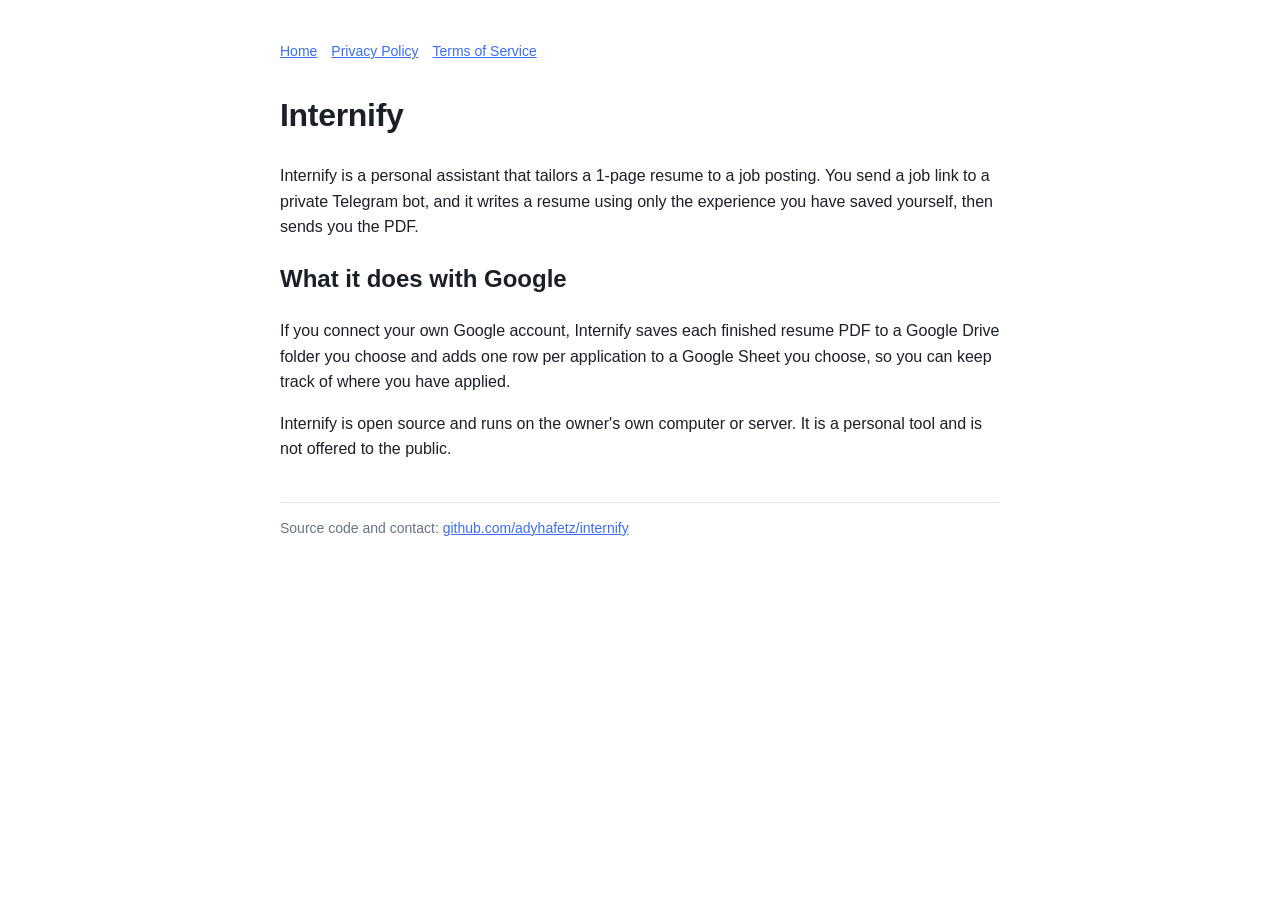
<file: docs/site/index.html>
<!doctype html><html lang="en"><head><meta charset="utf-8"><meta name="viewport" content="width=device-width,initial-scale=1">
<title>Internify</title><link rel="stylesheet" href="style.css"></head><body>
<nav><a href="./">Home</a><a href="privacy.html">Privacy Policy</a><a href="terms.html">Terms of Service</a></nav>
<h1>Internify</h1>
<p>Internify is a personal assistant that tailors a 1-page resume to a job posting. You send a job link to a private Telegram bot, and it writes a resume using only the experience you have saved yourself, then sends you the PDF.</p>
<h2>What it does with Google</h2>
<p>If you connect your own Google account, Internify saves each finished resume PDF to a Google Drive folder you choose and adds one row per application to a Google Sheet you choose, so you can keep track of where you have applied.</p>
<p>Internify is open source and runs on the owner's own computer or server. It is a personal tool and is not offered to the public.</p>
<footer>Source code and contact: <a href="https://github.com/adyhafetz/internify">github.com/adyhafetz/internify</a></footer>
</body></html>
</file>
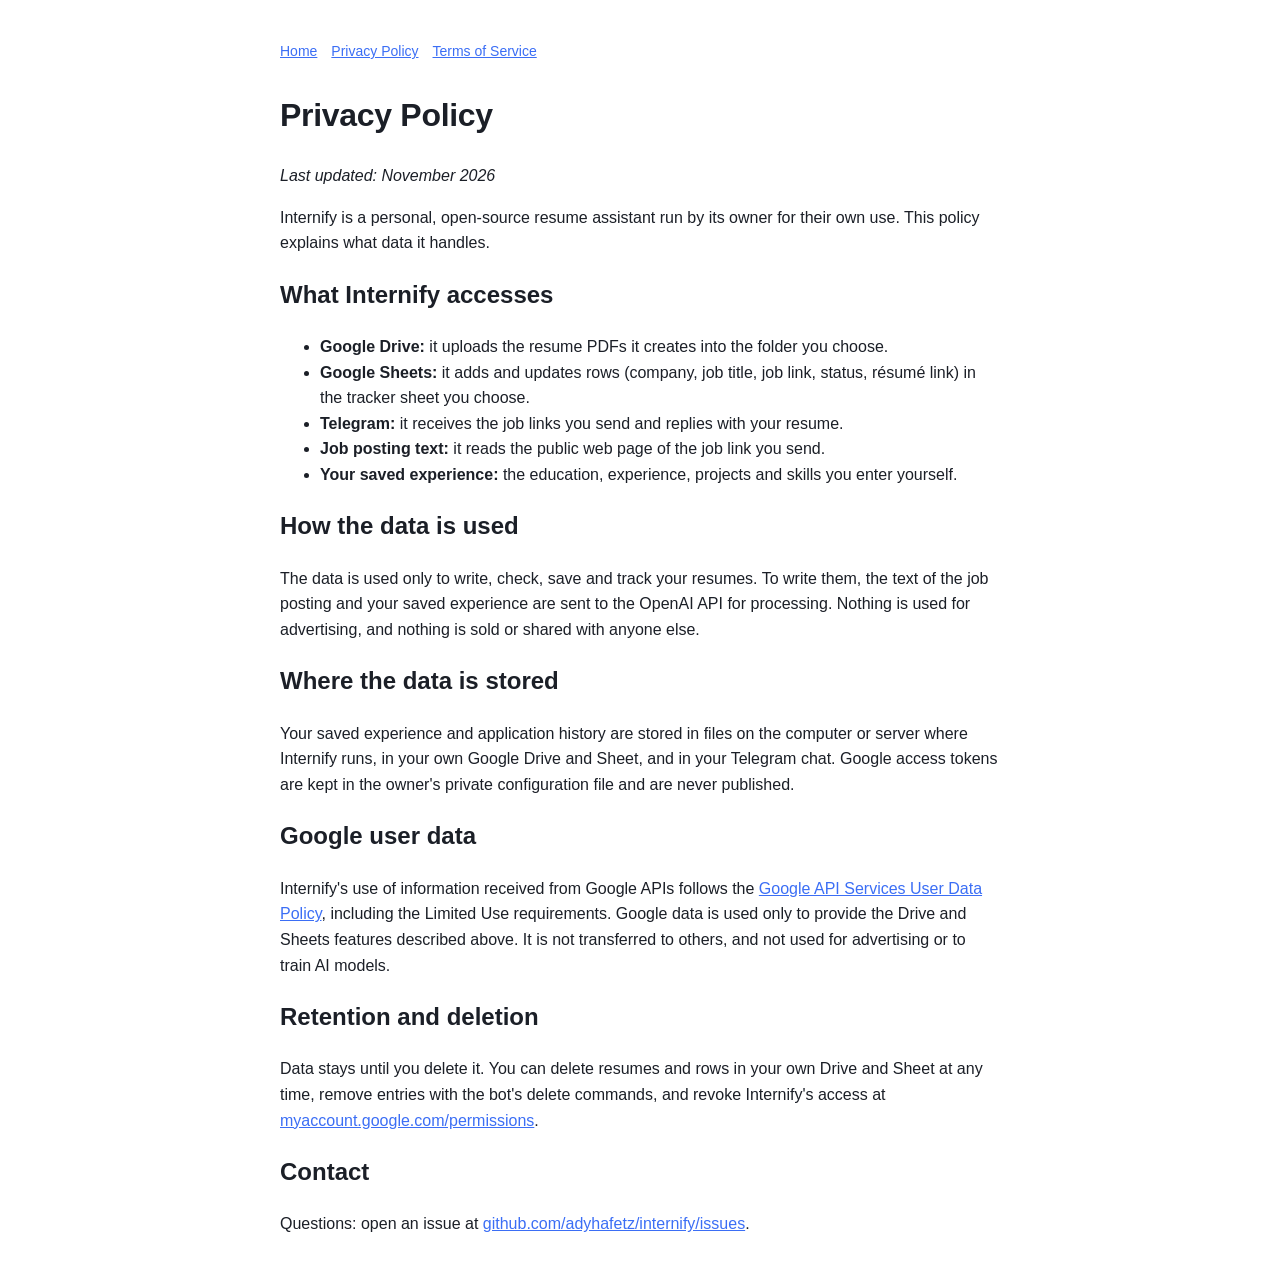
<file: docs/site/privacy.html>
<!doctype html><html lang="en"><head><meta charset="utf-8"><meta name="viewport" content="width=device-width,initial-scale=1">
<title>Internify Privacy Policy</title><link rel="stylesheet" href="style.css"></head><body>
<nav><a href="./">Home</a><a href="privacy.html">Privacy Policy</a><a href="terms.html">Terms of Service</a></nav>
<h1>Privacy Policy</h1>
<p><em>Last updated: November 2026</em></p>
<p>Internify is a personal, open-source resume assistant run by its owner for their own use. This policy explains what data it handles.</p>

<h2>What Internify accesses</h2>
<ul>
<li><b>Google Drive:</b> it uploads the resume PDFs it creates into the folder you choose.</li>
<li><b>Google Sheets:</b> it adds and updates rows (company, job title, job link, status, résumé link) in the tracker sheet you choose.</li>
<li><b>Telegram:</b> it receives the job links you send and replies with your resume.</li>
<li><b>Job posting text:</b> it reads the public web page of the job link you send.</li>
<li><b>Your saved experience:</b> the education, experience, projects and skills you enter yourself.</li>
</ul>

<h2>How the data is used</h2>
<p>The data is used only to write, check, save and track your resumes. To write them, the text of the job posting and your saved experience are sent to the OpenAI API for processing. Nothing is used for advertising, and nothing is sold or shared with anyone else.</p>

<h2>Where the data is stored</h2>
<p>Your saved experience and application history are stored in files on the computer or server where Internify runs, in your own Google Drive and Sheet, and in your Telegram chat. Google access tokens are kept in the owner's private configuration file and are never published.</p>

<h2>Google user data</h2>
<p>Internify's use of information received from Google APIs follows the <a href="https://developers.google.com/terms/api-services-user-data-policy">Google API Services User Data Policy</a>, including the Limited Use requirements. Google data is used only to provide the Drive and Sheets features described above. It is not transferred to others, and not used for advertising or to train AI models.</p>

<h2>Retention and deletion</h2>
<p>Data stays until you delete it. You can delete resumes and rows in your own Drive and Sheet at any time, remove entries with the bot's delete commands, and revoke Internify's access at <a href="https://myaccount.google.com/permissions">myaccount.google.com/permissions</a>.</p>

<h2>Contact</h2>
<p>Questions: open an issue at <a href="https://github.com/adyhafetz/internify/issues">github.com/adyhafetz/internify/issues</a>.</p>
</body></html>
</file>
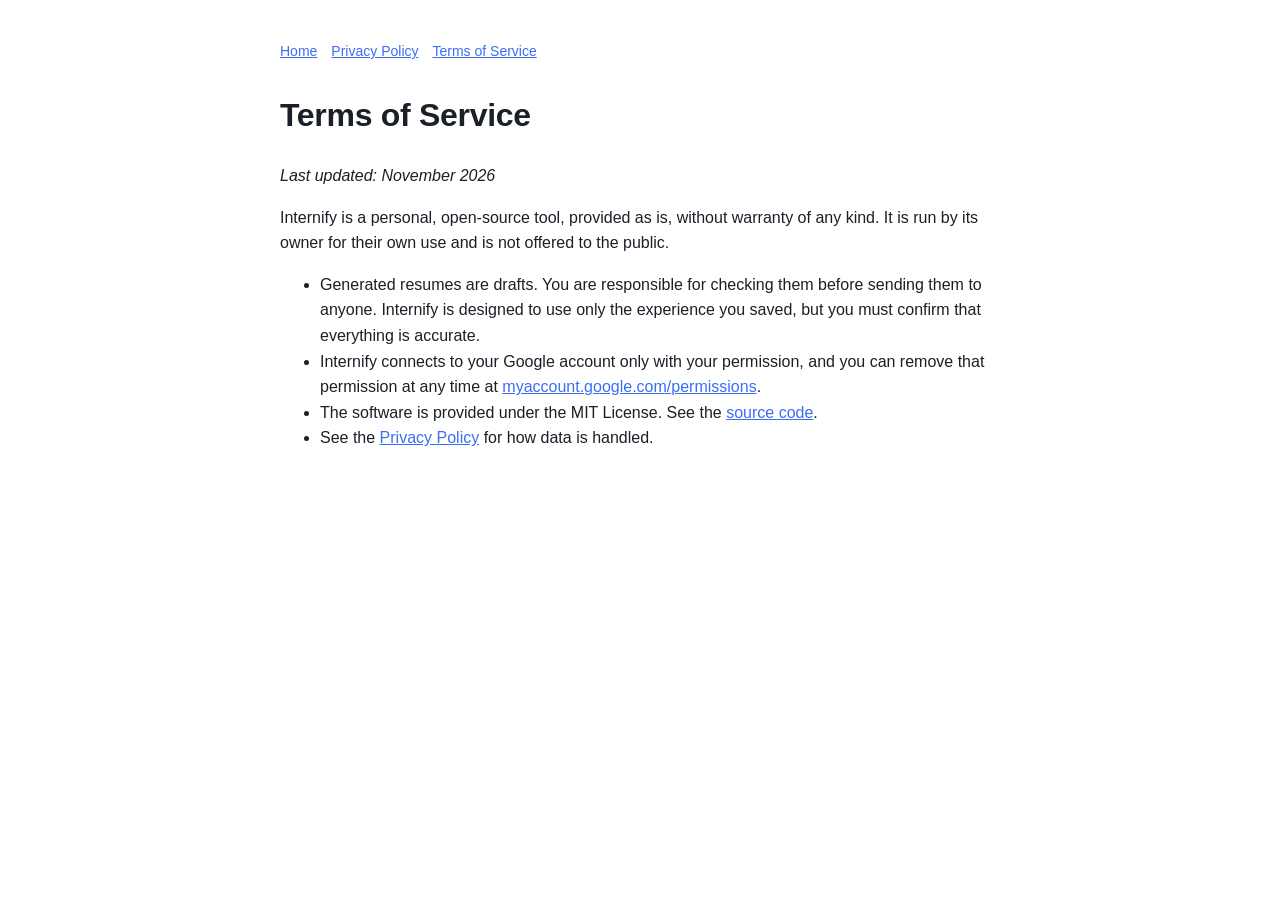
<file: docs/site/terms.html>
<!doctype html><html lang="en"><head><meta charset="utf-8"><meta name="viewport" content="width=device-width,initial-scale=1">
<title>Internify Terms of Service</title><link rel="stylesheet" href="style.css"></head><body>
<nav><a href="./">Home</a><a href="privacy.html">Privacy Policy</a><a href="terms.html">Terms of Service</a></nav>
<h1>Terms of Service</h1>
<p><em>Last updated: November 2026</em></p>
<p>Internify is a personal, open-source tool, provided as is, without warranty of any kind. It is run by its owner for their own use and is not offered to the public.</p>
<ul>
<li>Generated resumes are drafts. You are responsible for checking them before sending them to anyone. Internify is designed to use only the experience you saved, but you must confirm that everything is accurate.</li>
<li>Internify connects to your Google account only with your permission, and you can remove that permission at any time at <a href="https://myaccount.google.com/permissions">myaccount.google.com/permissions</a>.</li>
<li>The software is provided under the MIT License. See the <a href="https://github.com/adyhafetz/internify">source code</a>.</li>
<li>See the <a href="privacy.html">Privacy Policy</a> for how data is handled.</li>
</ul>
</body></html>
</file>
<file: docs/site/style.css>
body{font:16px/1.6 -apple-system,BlinkMacSystemFont,"Segoe UI",Roboto,Helvetica,Arial,sans-serif;max-width:720px;margin:40px auto;padding:0 18px;color:#1b1f27}
h1{letter-spacing:-.3px}a{color:#3b6ef5}nav{margin:0 0 28px;font-size:14px}nav a{margin-right:14px}
footer{margin-top:40px;padding-top:14px;border-top:1px solid #e3e6ec;font-size:14px;color:#697386}
@media (prefers-color-scheme:dark){body{background:#0f1218;color:#e8ebf2}footer{border-color:#272d3a;color:#8d97ab}a{color:#7aa2ff}}
</file>
